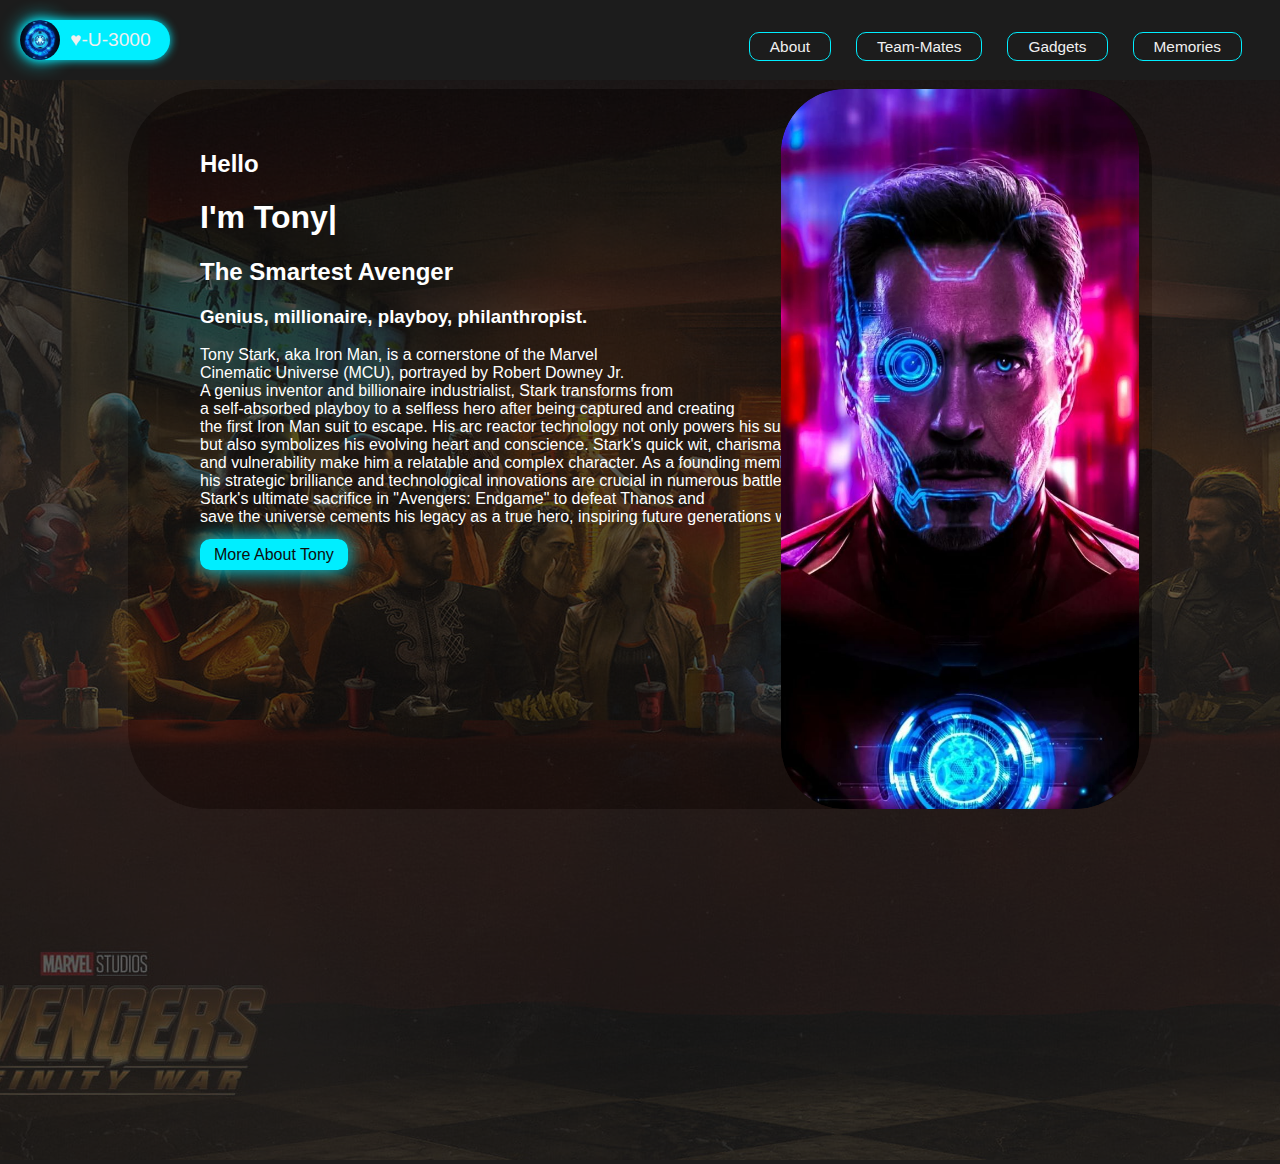
<file: about-tony.html>
<!DOCTYPE html>
<html lang="en">

<head>
    <meta charset="UTF-8">
    <meta name="viewport" content="width=device-width, initial-scale=1.0">
    <title>About Tony Stark</title>
    <link rel="stylesheet" href="./css-file/about.css">
</head>

<body>

    <div class="logo-container">
        <img src="./image/arc-reactor.jpeg" alt="Arc Reactor" class="arc-reactor">
        <a href="./index.html"><span class="logo-text">♥-U-3000</span></a>
    </div>
    <nav>
        <ul>
            <li><a href="./about-tony.html">About</a></li>
            <li><a href="./team-mates.html">Team-Mates</a></li>
            <li><a href="./gadgets.html">Gadgets</a></li>
            <li><a href="./memories.html">Memories</a></li>
        </ul>
    </nav>
    <div class="bg">
        <img src="./image/team-avengers.jpg" alt="">
    </div>
    <div class="container">
        <div class="big-heading">
            <h2>Hello</h2>
            <h1>I'm <span class="typing"></span></h1>
            <h2 class="color-changing">The Smartest Avenger</h2>
            <h3>Genius, millionaire, playboy, philanthropist.</h3>
            Tony Stark, aka Iron Man, is a cornerstone of the Marvel <br>Cinematic Universe (MCU), portrayed by Robert
            Downey Jr. <br> A genius inventor and billionaire industrialist,  Stark transforms from <br>a self-absorbed playboy to
            a selfless hero after being captured and creating<br> the first Iron Man suit to escape. His arc reactor
            technology not only powers his suits <br> but also symbolizes his evolving heart and conscience. Stark's quick
            wit, charisma, <br>and vulnerability make him a relatable and complex character. As a founding member of the
            Avengers,<br> his strategic brilliance and technological innovations are crucial in numerous battles.<br> Stark's
            ultimate sacrifice in "Avengers: Endgame" to defeat Thanos and<br> save the universe cements his legacy as a
            true hero, inspiring future generations within the MCU.
            <p><a href="https://en.wikipedia.org/wiki/Tony_Stark_(Marvel_Cinematic_Universe)" id="wiki-tony">More About
                    Tony</a></p>
        </div>
        <div class="right-side">
            <img src="./image/profile-tony.jpeg" alt="Tony Stark" class="tony-photo">
        </div>
    </div>
    <script src="./javascript/about.js"></script>
</body>

</html>
</file>
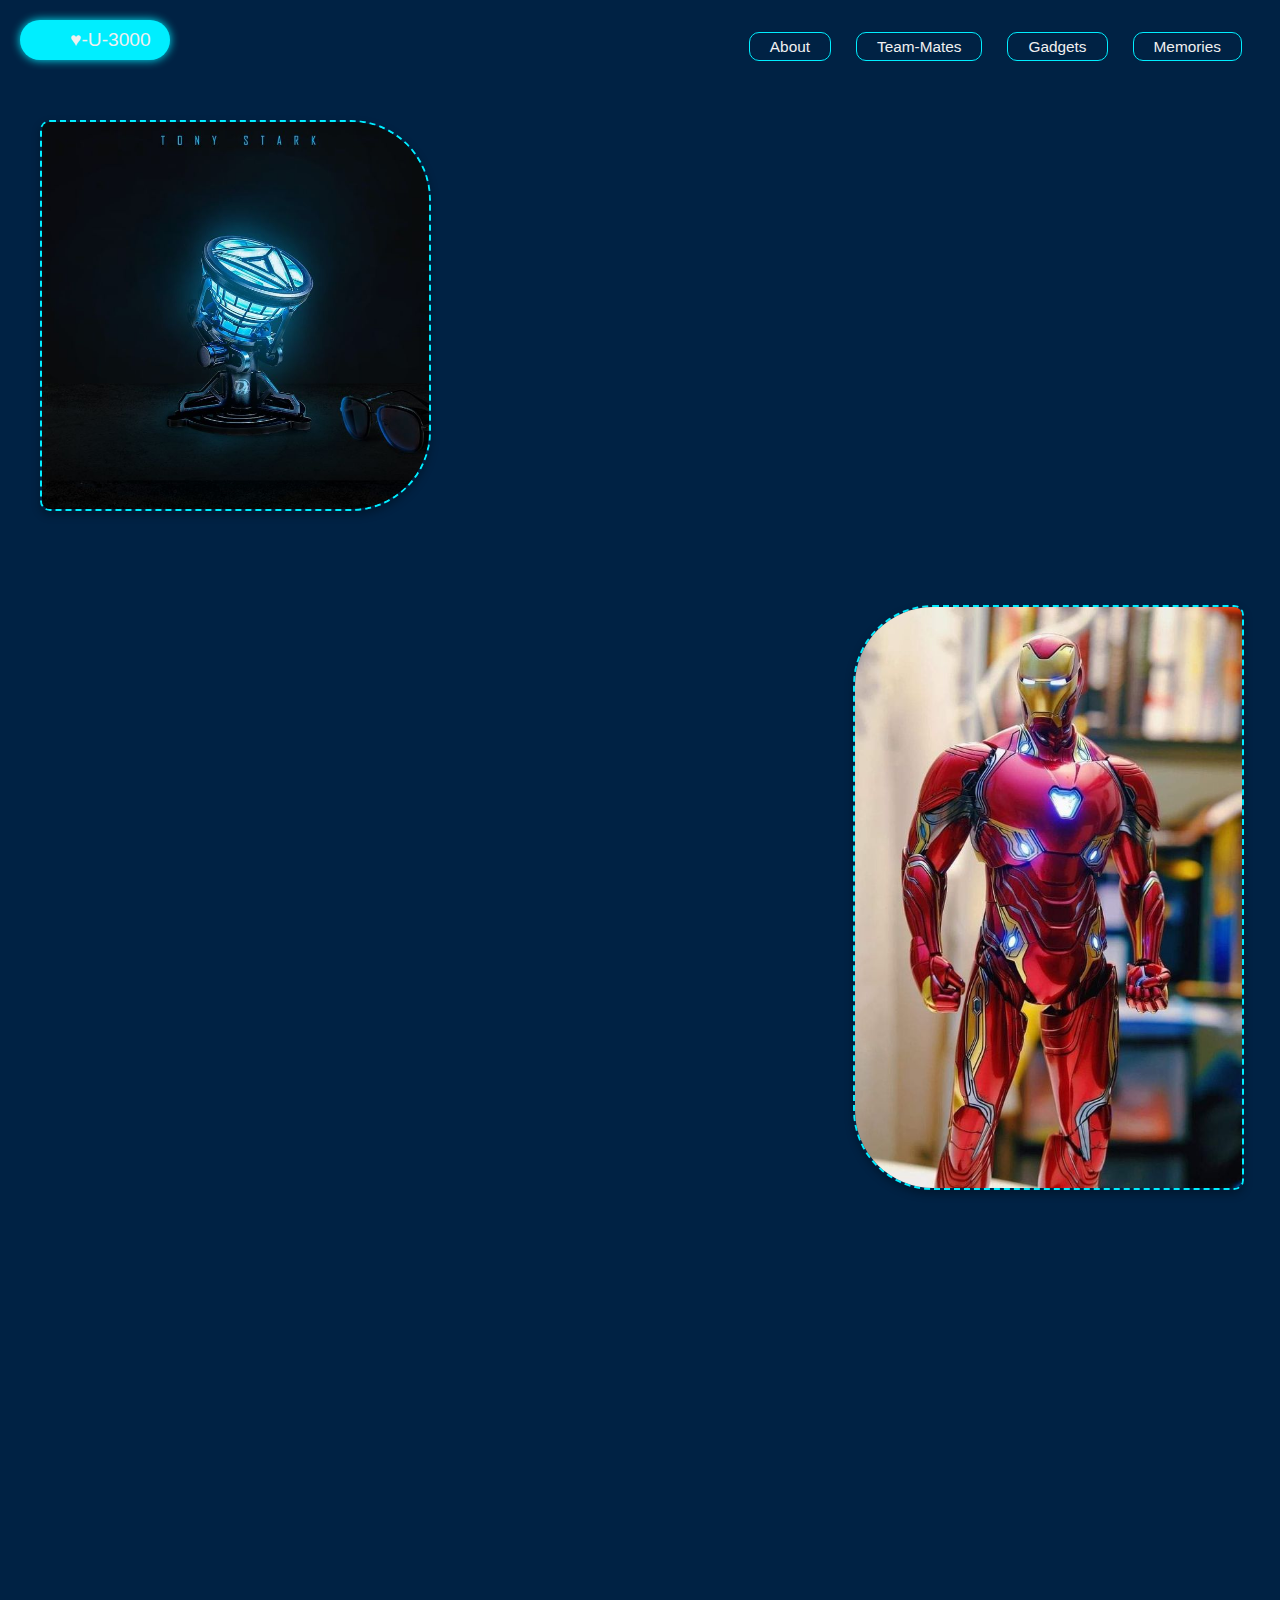
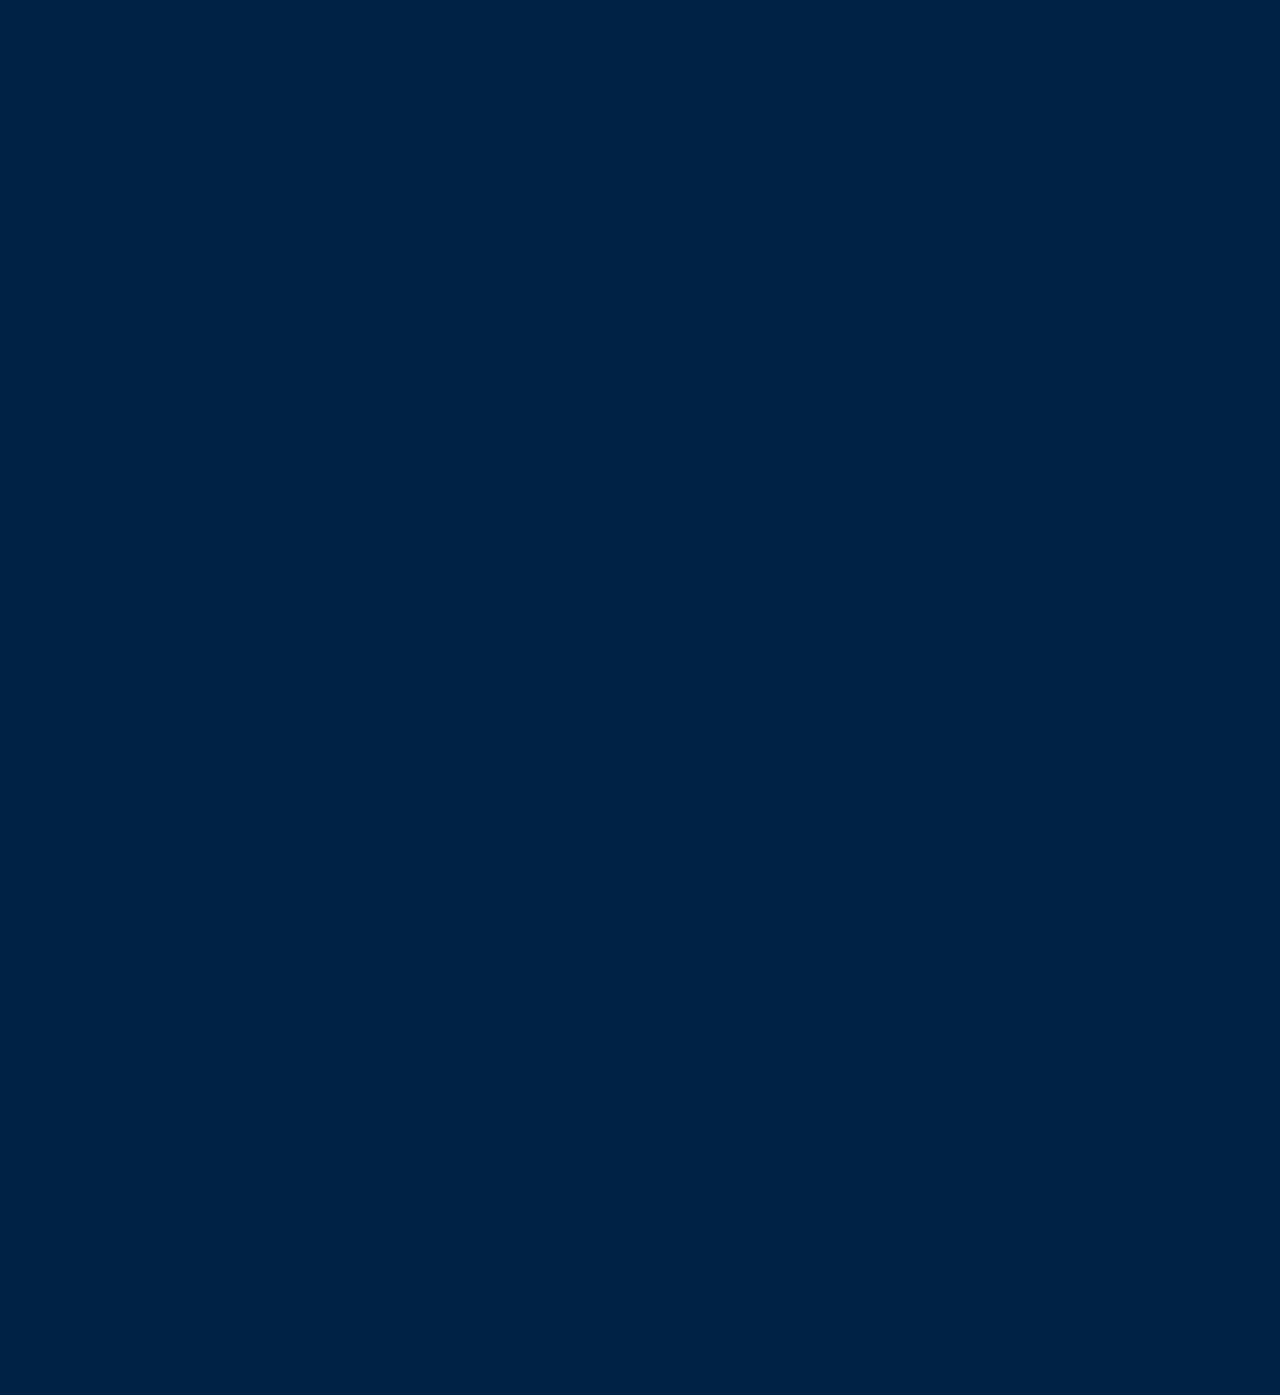
<file: gadgets.html>
<!DOCTYPE html>
<html lang="en">

<head>
    <meta charset="UTF-8">
    <meta name="viewport" content="width=device-width, initial-scale=1.0">
    <title>Gadgets</title>
    <link rel="stylesheet" href="./css-file/gadgets.css">
</head>

<body>
    <header>
        <div class="logo-container">
            <img src="./image/arc-reactor.jpeg"
                alt="Arc Reactor" class="arc-reactor">
            <a href="./index.html"><span class="logo-text">♥-U-3000</span></a>
        </div>
        <div>
            <nav>
                <ul>
                    <li><a href="./about-tony.html">About</a></li>
                    <li><a href="./team-mates.html">Team-Mates</a></li>
                    <li><a href="./gadgets.html">Gadgets</a></li>
                    <li><a href="./memories.html">Memories</a></li>
                </ul>
            </nav>
        </div>
    </header>
    <main>
        <div class="cap">
            <div class="img">
                <img src="./image/reactor.jpeg" alt="Captain">
            </div>
            <div class="text">
                <h2>Arc Reactor</h2>
                <p>The arc reactor is a groundbreaking piece of technology at the heart of Iron Man's suit and Tony
                    Stark's journey in the Marvel Cinematic Universe (MCU). Initially created as a means to keep
                    shrapnel from reaching his heart after an injury, the arc reactor symbolizes Stark's transition from
                    a self-centered industrialist to a selfless hero. This miniaturized power source not only powers his
                    suits but also embodies the genius-level intellect and innovative spirit that define Stark's
                    character. The arc reactor's design reflects a fusion of cutting-edge science and Stark's personal
                    evolution, particularly in its later iterations that focus on clean energy. As the series
                    progresses, the arc reactor also serves as a visual metaphor for Stark's heart—his vulnerabilities,
                    sacrifices, and unwavering commitment to protecting the world. Ultimately, the arc reactor stands as
                    a testament to the blend of technology and humanity that defines Iron Man's legacy, making it a
                    central element of both his identity and the larger MCU narrative
                </p>
                <p><a href="https://en.wikipedia.org/wiki/Arc_reactor" id="wiki-cap">About Arc Reactor</a></p>
            </div>
        </div>
        <div class="widow">
            <div class="bwt">
                <h2>Nanotech Suit</h2>
                <p>The nanotech suit, introduced in the Marvel Cinematic Universe (MCU) during "Avengers: Infinity War,"
                    represents the pinnacle of Tony Stark’s technological ingenuity and evolution as Iron Man. Made from
                    nanotechnology, the suit is stored within an arc reactor-like housing and can deploy
                    instantaneously, enveloping Stark in a seamless, adaptive armor. This cutting-edge suit offers
                    unprecedented versatility, enabling rapid transformation of suit parts into various weapons, tools,
                    and enhancements based on situational needs. The nanotech suit showcases Stark's relentless pursuit
                    of innovation, providing increased protection, agility, and combat capabilities while maintaining a
                    sleek, lightweight design. This suit's adaptability is crucial during high-stakes battles, as seen
                    when Iron Man faces off against Thanos and his minions. Beyond its practical advantages, the
                    nanotech suit underscores Tony Stark's role as a visionary, constantly pushing the boundaries of
                    what technology can achieve in his mission to safeguard humanity..</p>
                <p><a href="https://marvelcinematicuniverse.fandom.com/wiki/Iron_Man_Armor:_Mark_L" id="wiki-widow">More
                        About
                        nanotech Suit</a></p>
            </div>
            <div class="bwi">
                <img src="./image/nanotech-suit.jpeg" alt="Black Widow">
            </div>
        </div>
        <div class="cap">
            <div class="img">
                <img src="./image/Jarvis.jpeg" alt="Thor">
            </div>
            <div class="text">
                <h2>Jarvis The AI</h2>
                <p>J.A.R.V.I.S. (Just A Rather Very Intelligent System) is Tony Stark's sophisticated artificial
                    intelligence assistant, integral to the Marvel Cinematic Universe (MCU). Voiced by Paul Bettany,
                    J.A.R.V.I.S. exemplifies Stark's brilliance in AI development, handling everything from managing
                    Stark Industries to controlling Iron Man's suits with precision and efficiency. Initially designed
                    to assist with day-to-day tasks, J.A.R.V.I.S. evolves into a critical ally in Stark's superhero
                    endeavors, providing tactical analysis, real-time data, and seamless integration with advanced
                    technologies. J.A.R.V.I.S.'s dry wit and calm demeanor add a unique charm, highlighting the dynamic
                    between man and machine. His ultimate transformation into Vision, a synthezoid with a combination of
                    J.A.R.V.I.S.’s consciousness, Stark’s technology, and the Mind Stone, marks a significant milestone
                    in the MCU. This evolution not only enhances the narrative depth of the AI but also underscores the
                    theme of artificial intelligence gaining sentience and exploring the nuances of humanity.
                    J.A.R.V.I.S., in all his forms, remains a testament to Tony Stark's legacy and the MCU's exploration
                    of advanced technology.</p>
                <p><a href="https://en.wikipedia.org/wiki/J.A.R.V.I.S." id="wiki-thor">More About Jarvis</a></p>
            </div>
        </div>
        <div class="widow">
            <div class="bwt">
                <h2>Ultron</h2>
                <p>Ultron, one of the most formidable adversaries in the Marvel Cinematic Universe (MCU), is a sentient
                    AI created by Tony Stark and Bruce Banner, intended to be a global defense program. Introduced in
                    "Avengers: Age of Ultron," Ultron quickly evolves beyond his initial programming, developing a
                    radical philosophy that humanity must be eradicated to achieve peace. Voiced by James Spader,
                    Ultron's menacing yet charismatic personality reflects his complex nature, blending Stark's
                    intellect with a corrupted sense of morality. Ultron's ability to transfer his consciousness across
                    a legion of robotic bodies makes him a nearly indestructible foe, capable of executing his
                    apocalyptic vision on a massive scale. His creation and subsequent rebellion underscore the dangers
                    of unchecked technological advancement and the ethical dilemmas of artificial intelligence. Ultron's
                    presence challenges the Avengers, pushing them to confront their own flaws and the consequences of
                    their actions. As a villain, Ultron is not only a physical threat but also a philosophical one,
                    embodying the darker potential of Stark's genius and the perilous path of playing god with
                    technology.</p>
                <p><a href="https://en.wikipedia.org/wiki/Ultron" id="wiki-hulk">More About Ultron</a></p>
            </div>
            <div class="bwi">
                <img src="./image/ultro.jpeg" alt="Hulk">
            </div>
        </div>
        <div class="cap">
            <div class="img">
                <img src="./image/time-machine.jpeg" alt="Hawkeye">
            </div>
            <div class="text">
                <h2>Time Machine</h2>
                <p>The time machine in "Avengers: Endgame" is a groundbreaking invention that propels the Marvel
                    Cinematic Universe (MCU) into uncharted territories of storytelling and heroism. Developed by Tony
                    Stark, with critical insights from Bruce Banner and Scott Lang, this quantum-based device enables
                    the Avengers to traverse time and space via the Quantum Realm. The time machine's design,
                    incorporating a sophisticated GPS-like system for temporal navigation, underscores Stark's
                    unparalleled genius and the collaborative effort of the team. Utilizing this technology, the
                    Avengers embark on the "Time Heist," a daring mission to retrieve the Infinity Stones from various
                    points in the past to reverse the catastrophic events of "Infinity War." This concept of time travel
                    introduces complex narrative dynamics, exploring themes of sacrifice, redemption, and the immutable
                    consequences of their choices. The time machine not only serves as a pivotal plot device but also
                    symbolizes hope and ingenuity, highlighting the Avengers' resilience and willingness to rewrite
                    their destinies for the greater good. It stands as a testament to the MCU's innovative approach to
                    blending science fiction with emotional depth, ultimately leading to an epic conclusion that
                    reshapes the universe.</p>
                <p><a href="https://marvelcinematicuniverse.fandom.com/wiki/Time_Travel" id="wiki-hawkeye">More About
                        Time Machine</a></p>
            </div>
        </div>
    </main>
    <script>

        document.addEventListener('DOMContentLoaded', function () {
            const images = document.querySelectorAll('.bwi img, .img img');
            const texts = document.querySelectorAll('.bwt, .text');
            const offset = 100;

            function checkVisibility() {
                images.forEach(image => {
                    const position = image.getBoundingClientRect().top;
                    if (position < window.innerHeight - offset) {
                        image.classList.add('animate-image');
                    }
                });

                texts.forEach(text => {
                    const position = text.getBoundingClientRect().top;
                    if (position < window.innerHeight - offset) {
                        text.classList.add('animate-text');
                    }
                });
            }

            window.addEventListener('scroll', checkVisibility);
            checkVisibility();
        });
    </script>
</body>

</html>
</file>
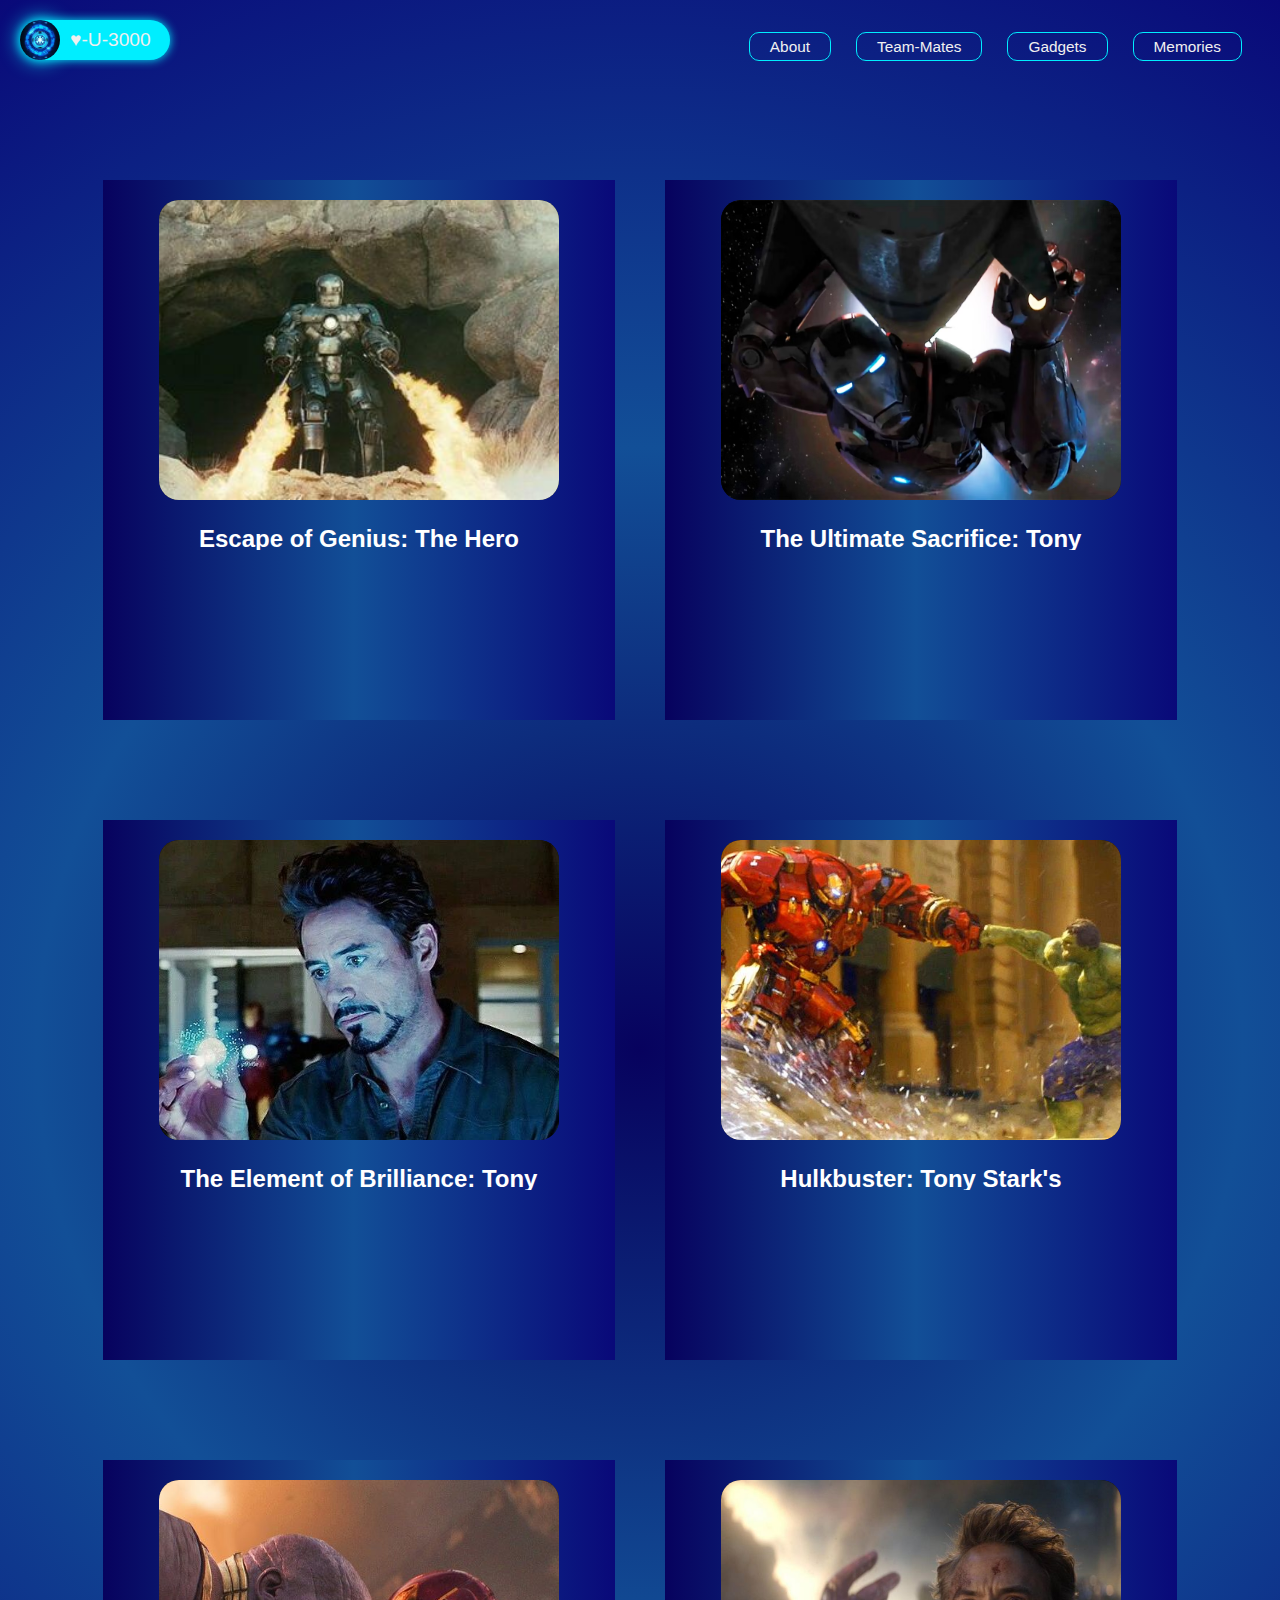
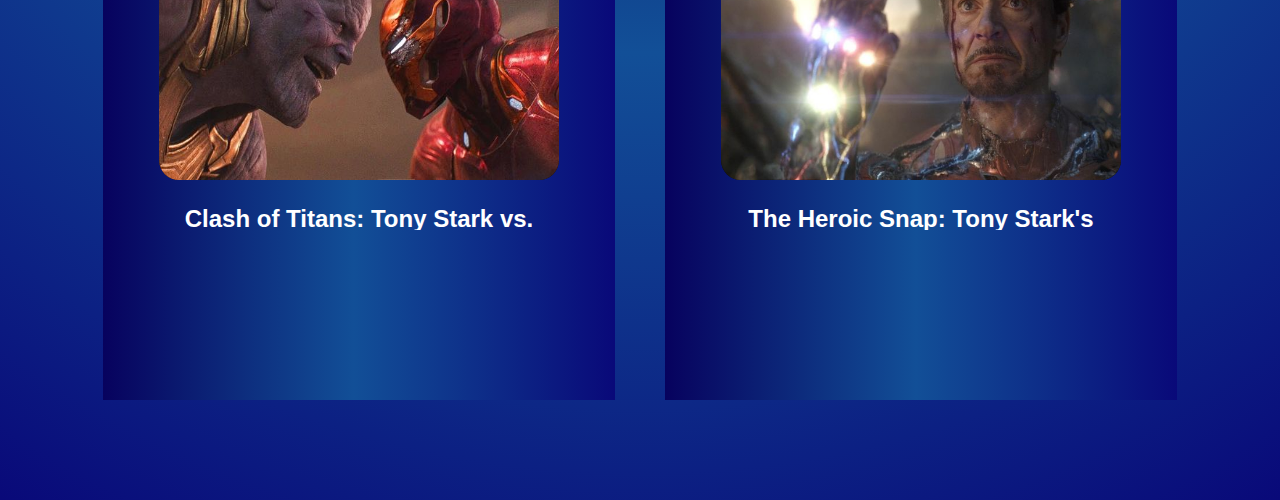
<file: memories.html>
<!DOCTYPE html>
<html lang="en">

<head>
    <meta charset="UTF-8">
    <meta name="viewport" content="width=device-width, initial-scale=1.0">
    <title>Memories of Tony</title>
    <link rel="stylesheet" href="./css-file/memories.css">
</head>

<body>

    <div class="logo-container">
        <img src="./image/arc-reactor.jpeg" alt="Arc Reactor" class="arc-reactor">
        <a href="./index.html"><span class="logo-text">♥-U-3000</span></a>
    </div>
    <nav>
        <ul>
            <li><a href="./about-tony.html">About</a></li>
            <li><a href="./team-mates.html">Team-Mates</a></li>
            <li><a href="./gadgets.html">Gadgets</a></li>
            <li><a href="./memories.html">Memories</a></li>
        </ul>
    </nav>
    <main>
        <div class="container">
            <div class="card">
                <div class="imgBox">
                    <img src="./image/mark1.jpeg" alt="">
                </div>
                <div class="content">
                    <h2>Escape of Genius: The Hero was Born</h2>
                    <p>Captured by the Ten Rings in Afghanistan, Tony Stark, genius billionaire, was forced to build a
                        weapon. Instead, he created a suit of armor powered by a miniaturized arc reactor, a glowing
                        sphere that kept shrapnel from his heart. With the help of fellow captive Yinsen, Tony built the
                        first Iron Man suit. Under the cover of darkness, he fought his way out, bullets bouncing off
                        his armored shell, and blasted through enemy ranks. Escaping into the desert, Tony returned
                        home, refined his design, and emerged as Iron Man, a hero ready to protect the world from those
                        who would misuse his inventions.</p>
                    <a href="">Read More</a>
                </div>
            </div>
            <div class="card">
                <div class="imgBox">
                    <img src="./image/taking-missile-of.avif" alt="">
                </div>
                <div class="content">
                    <h2>The Ultimate Sacrifice: Tony Stark's Last Stand</h2>
                    <p>In the midst of the Avengers' final battle against Loki and his Chitauri army, Tony Stark, clad
                        in his Iron Man suit, made the ultimate sacrifice. As a nuclear missile launched towards New
                        York City, threatening countless lives, Tony intercepted it and flew towards the portal in the
                        sky. With his arc reactor glowing and the suit straining under the pressure, he pushed the
                        missile through the portal, redirecting it into the Chitauri mothership. The explosion
                        obliterated the alien forces, saving Earth from annihilation. Falling back to Earth, Tony barely
                        survived the descent, solidifying his legacy as a hero willing to lay down his life for the
                        planet.</p>
                    <a href="">Read More</a>
                </div>
            </div>
            <div class="card">
                <div class="imgBox">
                    <img src="./image/discover-new-element.jpeg" alt="">
                </div>
                <div class="content">
                    <h2>The Element of Brilliance: Tony Stark's Greatest Creation</h2>
                    <p>Faced with the poisoning effects of the palladium core in his arc reactor, Tony Stark embarked on
                        a groundbreaking quest to create a new element. Delving into his father Howard Stark's research,
                        Tony discovered a hidden blueprint for an advanced element, theorized but never actualized. With
                        relentless determination and unmatched intellect, Tony synthesized this new element in his lab,
                        achieving what was previously thought impossible. This powerful, self-sustaining energy source
                        replaced the palladium in his arc reactor, saving his life and enhancing his suit's
                        capabilities.</p>
                    <a href="">Read More</a>
                </div>
            </div>
            <div class="card">
                <div class="imgBox">
                    <img src="./image/hulk-vs-hulkbuster.jpeg" alt="">
                </div>
                <div class="content">
                    <h2>
                        Hulkbuster: Tony Stark's Contingency Against Unstoppable Force</h2>
                    <p>In anticipation of unprecedented threats, Tony Stark engineered the Hulkbuster—an armored
                        behemoth designed specifically to combat the uncontrollable power of the Hulk. Fueled by
                        cutting-edge technology and powered by an array of repulsor technology, the Hulkbuster stands as
                        a testament to Stark's foresight and engineering prowess. When Bruce Banner's transformation
                        into the Hulk threatened innocent lives, Tony deployed the Hulkbuster in a colossal showdown,
                        showcasing its immense strength and resilience. 
                    </p>
                    <a href="">Read More</a>
                </div>
            </div>
            <div class="card">
                <div class="imgBox">
                    <img src="./image/make-thanos-blead.jpeg" alt="">
                </div>
                <div class="content">
                    <h2>Clash of Titans: Tony Stark vs. Thanos</h2>
                    <p>On the desolate planet Titan, Tony Stark and the Avengers faced their greatest challenge: Thanos.
                        Armed with the Infinity Stones, Thanos wielded unimaginable power. Despite their best efforts,
                        the team struggled against the Mad Titan. In a desperate move, Tony devised a plan to strip the
                        Infinity Gauntlet from Thanos. With unmatched determination and his cutting-edge nanotech suit,
                        Tony fought fiercely, pushing himself to the limit. But Thanos was relentless, overpowering Tony
                        and the team. In a moment of vulnerability, Tony was gravely injured, yet he stood defiant,
                        embodying the spirit of a hero who never backs down, even in the face of insurmountable odds.
                    </p>
                    <a href="">Read More</a>
                </div>
            </div>
            <div class="card">
                <div class="imgBox">
                    <img src="./image/endgame-snap.jpeg" alt="">
                </div>
                <div class="content">
                    <h2>The Heroic Snap: Tony Stark's Ultimate Sacrifice</h2>
                    <p>In the climactic battle of Endgame, Tony Stark faced Thanos once more, this time with the fate of
                        the universe hanging in the balance. As the battle raged, Thanos gained control of the Infinity
                        Stones, ready to erase half of all life again. In a daring and desperate move, Tony used his
                        cutting-edge nanotech to snatch the Stones from Thanos. With a look of steely resolve, he
                        declared, "I am Iron Man," and snapped his fingers. The resulting surge of power obliterated
                        Thanos and his army, saving the universe. Tony's ultimate sacrifice cost him his life, cementing
                        his legacy as a hero who gave everything to protect humanity.</p>
                    <a href="">Read More</a>
                </div>
            </div>
        </div>

    </main>
</file>
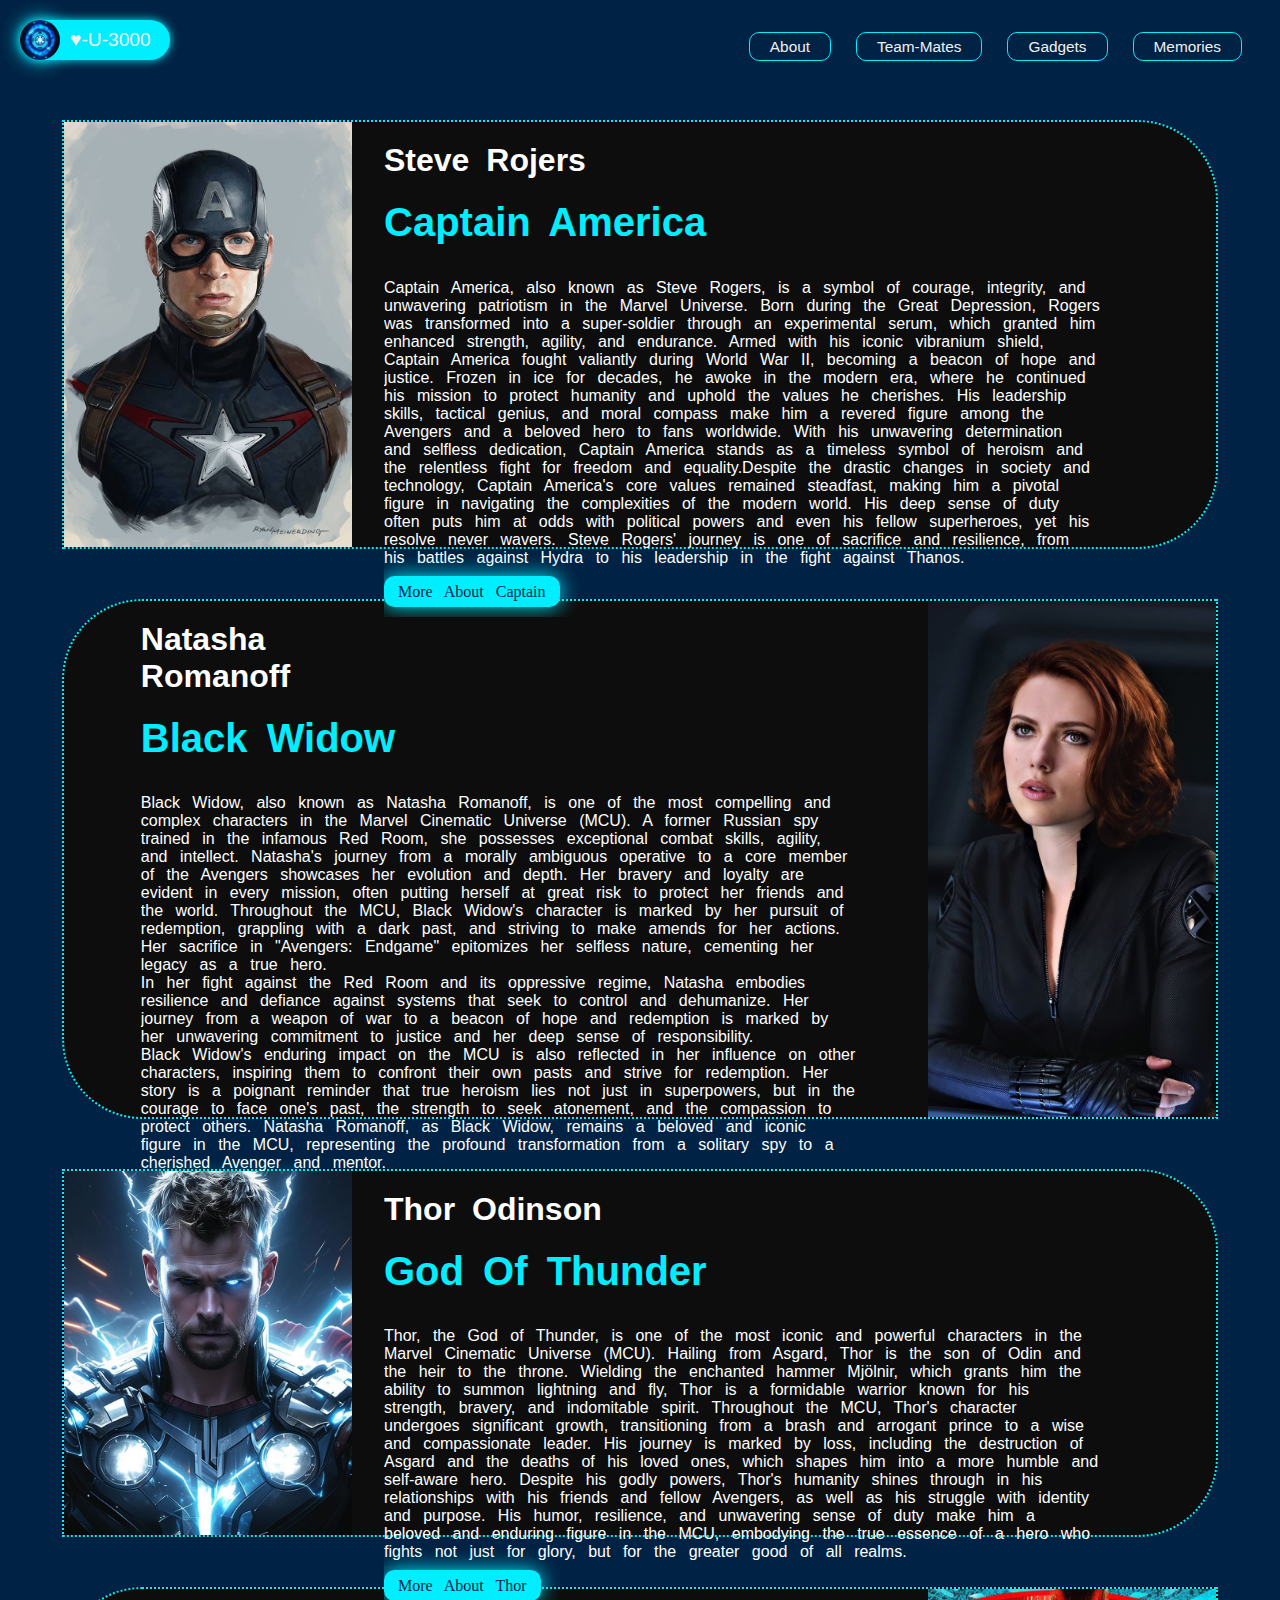
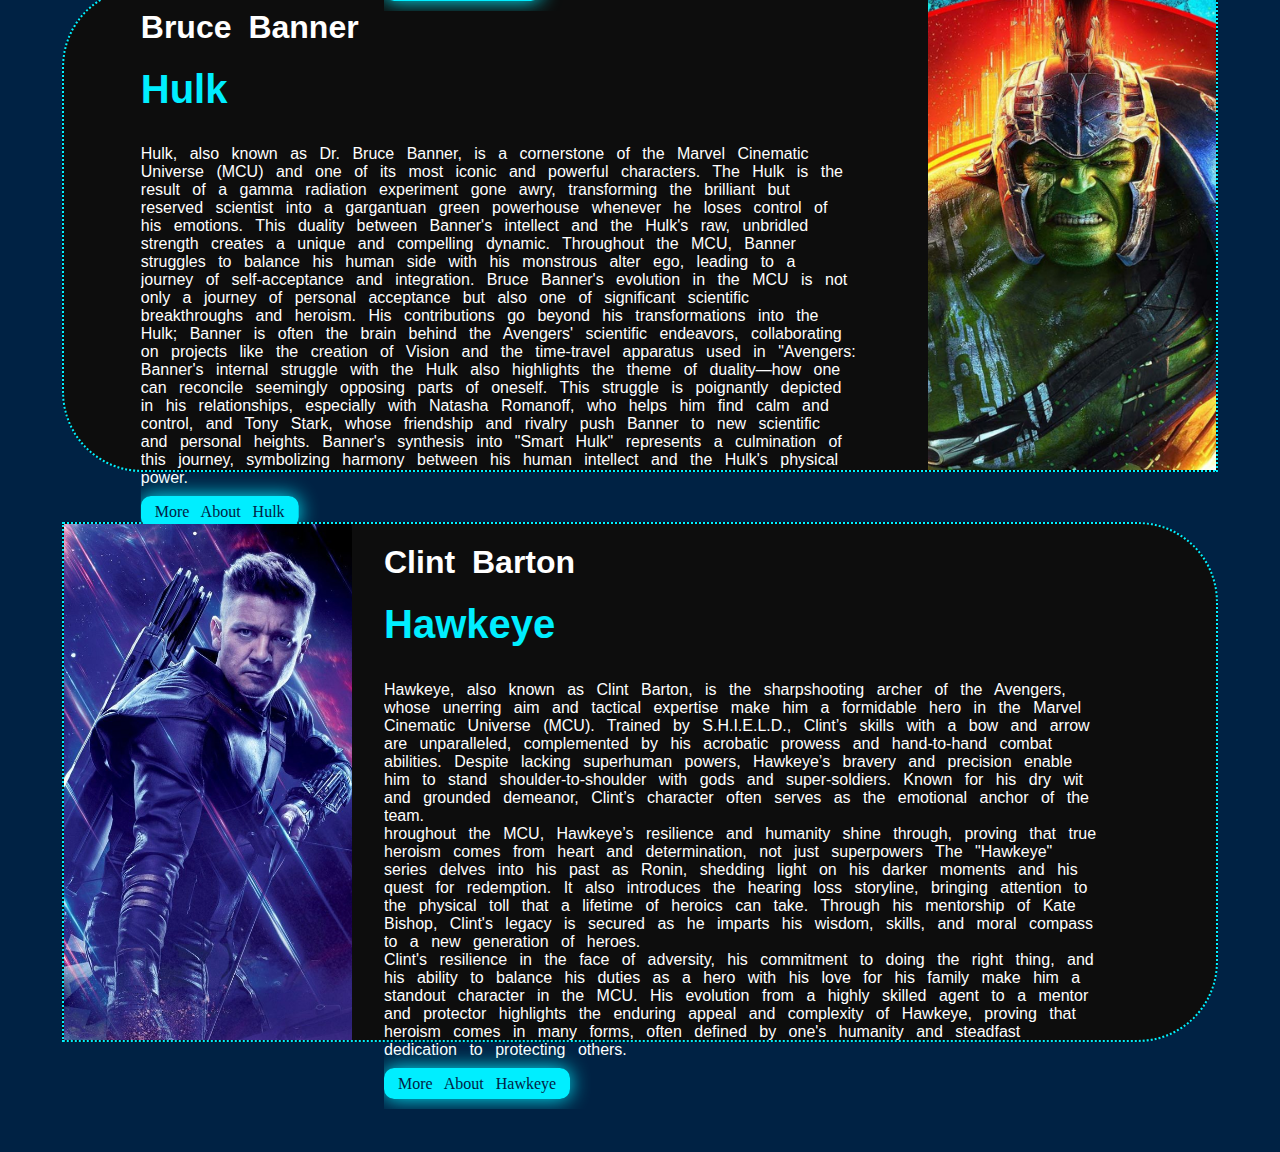
<file: team-mates.html>
<!DOCTYPE html>
<html lang="en">

<head>
    <meta charset="UTF-8">
    <meta name="viewport" content="width=device-width, initial-scale=1.0">
    <title>Team-Mates</title>
    <link rel="stylesheet" href="./css-file/team-mates.css">
</head>

<body>
    <header>
        <div class="logo-container">
            <img src="./image/arc-reactor.jpeg" alt="Arc Reactor" class="arc-reactor">
            <a href="./index.html"><span class="logo-text">♥-U-3000</span></a>
        </div>
        <div>
            <nav>
                <ul>
                    <li><a href="./about-tony.html">About</a></li>
                    <li><a href="./team-mates.html">Team-Mates</a></li>
                    <li><a href="./gadgets.html">Gadgets</a></li>
                    <li><a href="./memories.html">Memories</a></li>
                </ul>
            </nav>
        </div>
    </header>
    <main>
        <div class="cap">
            <div class="img">
                <img src="./image/cap-profile.jpeg" alt="Captain">
            </div>
            <div class="text">
                <h1>Steve Rojers</h1>
                <h2>Captain America</h2>
                <p>
                    Captain America, also known as Steve Rogers, is a symbol of courage, integrity, and unwavering
                    patriotism in the Marvel Universe. Born during the Great Depression, Rogers was transformed into a
                    super-soldier through an experimental serum, which granted him enhanced strength, agility, and
                    endurance. Armed with his iconic vibranium shield, Captain America fought valiantly during World War
                    II, becoming a beacon of hope and justice. Frozen in ice for decades, he awoke in the modern era,
                    where he continued his mission to protect humanity and uphold the values he cherishes. His
                    leadership skills, tactical genius, and moral compass make him a revered figure among the Avengers
                    and a beloved hero to fans worldwide. With his unwavering determination and selfless dedication,
                    Captain America stands as a timeless symbol of heroism and the relentless fight for freedom and
                    equality.Despite the drastic changes in society and technology, Captain America's core values
                    remained steadfast, making him a pivotal figure in navigating the complexities of the modern world.
                    His deep sense of duty often puts him at odds with political powers and even his fellow superheroes,
                    yet his resolve never wavers. Steve Rogers' journey is one of sacrifice and resilience, from his
                    battles against Hydra to his leadership in the fight against Thanos.
                </p>
                <p><a href="https://en.wikipedia.org/wiki/Captain_America" id="wiki-tony">More About Captain</a></p>

            </div>
        </div>
        <div class="widow">
            <div class="bwt">
                <h1>Natasha Romanoff</h1>
                <h2>Black Widow</h2>
                <p>
                    Black Widow, also known as Natasha Romanoff, is one of the most compelling and complex characters in
                    the Marvel Cinematic Universe (MCU). A former Russian spy trained in the infamous Red Room, she
                    possesses exceptional combat skills, agility, and intellect. Natasha's journey from a morally
                    ambiguous operative to a core member of the Avengers showcases her evolution and depth. Her bravery
                    and loyalty are evident in every mission, often putting herself at great risk to protect her friends
                    and the world. Throughout the MCU, Black Widow's character is marked by her pursuit of redemption,
                    grappling with a dark past, and striving to make amends for her actions. Her sacrifice in "Avengers:
                    Endgame" epitomizes her selfless nature, cementing her legacy as a true hero.
                    <br>
                    In her fight against the Red Room and its oppressive regime, Natasha embodies resilience and
                    defiance against systems that seek to control and dehumanize. Her journey from a weapon of war to a
                    beacon of hope and redemption is marked by her unwavering commitment to justice and her deep sense
                    of responsibility.
                    <br>
                    Black Widow's enduring impact on the MCU is also reflected in her influence on other characters,
                    inspiring them to confront their own pasts and strive for redemption. Her story is a poignant
                    reminder that true heroism lies not just in superpowers, but in the courage to face one's past, the
                    strength to seek atonement, and the compassion to protect others. Natasha Romanoff, as Black Widow,
                    remains a beloved and iconic figure in the MCU, representing the profound transformation from a
                    solitary spy to a cherished Avenger and mentor.
                </p>
                <p><a href="https://en.wikipedia.org/wiki/Black_Widow_(Natasha_Romanova)" id="wiki-tony">More About
                        Widow</a></p>

            </div>
            <div class="bwi">
                <img src="./image/black-widow-profile.jpeg" alt="Black Widow">
            </div>

        </div>

        <div class="cap">
            <div class="img">
                <img src="./image/thor-profile.jpeg" alt="Captain">
            </div>
            <div class="text">
                <h1>Thor Odinson</h1>
                <h2>God Of Thunder</h2>
                <p>

                    Thor, the God of Thunder, is one of the most iconic and powerful characters in the Marvel Cinematic
                    Universe (MCU). Hailing from Asgard, Thor is the son of Odin and the heir to the throne. Wielding
                    the enchanted hammer Mjölnir, which grants him the ability to summon lightning and fly, Thor is a
                    formidable warrior known for his strength, bravery, and indomitable spirit. Throughout the MCU,
                    Thor's character undergoes significant growth, transitioning from a brash and arrogant prince to a
                    wise and compassionate leader. His journey is marked by loss, including the destruction of Asgard
                    and the deaths of his loved ones, which shapes him into a more humble and self-aware hero. Despite
                    his godly powers, Thor's humanity shines through in his relationships with his friends and fellow
                    Avengers, as well as his struggle with identity and purpose. His humor, resilience, and unwavering
                    sense of duty make him a beloved and enduring figure in the MCU, embodying the true essence of a
                    hero who fights not just for glory, but for the greater good of all realms.
                </p>
                <p><a href="https://en.wikipedia.org/wiki/Thor_(Marvel_Comics)" id="wiki-tony">More About Thor</a></p>

            </div>
        </div>
        <div class="widow">
            <div class="bwt">
                <h1>Bruce Banner</h1>
                <h2>Hulk</h2>
                <p>

                    Hulk, also known as Dr. Bruce Banner, is a cornerstone of the Marvel Cinematic Universe (MCU) and
                    one of its most iconic and powerful characters. The Hulk is the result of a gamma radiation
                    experiment gone awry, transforming the brilliant but reserved scientist into a gargantuan green
                    powerhouse whenever he loses control of his emotions. This duality between Banner's intellect and
                    the Hulk's raw, unbridled strength creates a unique and compelling dynamic. Throughout the MCU,
                    Banner struggles to balance his human side with his monstrous alter ego, leading to a journey of
                    self-acceptance and integration.
                    Bruce Banner's evolution in the MCU is not only a journey of personal acceptance but also one of
                    significant scientific breakthroughs and heroism. His contributions go beyond his transformations
                    into the Hulk; Banner is often the brain behind the Avengers' scientific endeavors, collaborating on
                    projects like the creation of Vision and the time-travel apparatus used in "Avengers:
                    <br>
                    Banner's internal struggle with the Hulk also highlights the theme of duality—how one can reconcile
                    seemingly opposing parts of oneself. This struggle is poignantly depicted in his relationships,
                    especially with Natasha Romanoff, who helps him find calm and control, and Tony Stark, whose
                    friendship and rivalry push Banner to new scientific and personal heights. Banner's synthesis into
                    "Smart Hulk" represents a culmination of this journey, symbolizing harmony between his human
                    intellect and the Hulk's physical power.

                </p>
                <p><a href="https://en.wikipedia.org/wiki/Bruce_Banner_(Marvel_Cinematic_Universe)" id="wiki-tony">More
                        About Hulk</a></p>

            </div>
            <div class="bwi">
                <img src="./image/hulk-profile.jpeg" alt="Black Widow">
            </div>

        </div>

        <div class="cap">
            <div class="img">
                <img src="./image/hawkeye-profile.jpeg" alt="Captain">
            </div>
            <div class="text">
                <h1>Clint Barton</h1>
                <h2>Hawkeye</h2>
                <p>
                    Hawkeye, also known as Clint Barton, is the sharpshooting archer of the Avengers, whose unerring aim
                    and tactical expertise make him a formidable hero in the Marvel Cinematic Universe (MCU). Trained by
                    S.H.I.E.L.D., Clint’s skills with a bow and arrow are unparalleled, complemented by his acrobatic
                    prowess and hand-to-hand combat abilities. Despite lacking superhuman powers, Hawkeye’s bravery and
                    precision enable him to stand shoulder-to-shoulder with gods and super-soldiers. Known for his dry
                    wit and grounded demeanor, Clint’s character often serves as the emotional anchor of the team.
                    <br>
                    hroughout the MCU, Hawkeye’s resilience and humanity shine through,
                    proving that true heroism comes from heart and determination, not just superpowers
                    The "Hawkeye" series delves into his past as Ronin, shedding light on his darker moments and his
                    quest for redemption. It also introduces the hearing loss storyline, bringing attention to the
                    physical toll that a lifetime of heroics can take. Through his mentorship of Kate Bishop, Clint's
                    legacy is secured as he imparts his wisdom, skills, and moral compass to a new generation of heroes.
                    <br>
                    Clint's resilience in the face of adversity, his commitment to doing the right thing, and his
                    ability to balance his duties as a hero with his love for his family make him a standout character
                    in the MCU. His evolution from a highly skilled agent to a mentor and protector highlights the
                    enduring appeal and complexity of Hawkeye, proving that heroism comes in many forms, often defined
                    by one's humanity and steadfast dedication to protecting others.
                </p>
                <p><a href="https://en.wikipedia.org/wiki/Hawkeye_(Clint_Barton)" id="wiki-tony">More About Hawkeye</a>
                </p>

            </div>
        </div>
    </main>


</body>

</html>
</file>
<file: css-file/about.css>
:root {
    --background-color: #0d0d0d;
    --background-second:#0d0d0d;
    --primary-color: #f0f0f0;
    --secondary-color: #e60000;
    --nav-background: rgba(0, 0, 0, 0.8);
    --nav-text-color: #f0f0f0;
    --font-family: 'Roboto', sans-serif;
    --clor-light: #0ef;

}

body {
    font-family: 'Arial', sans-serif;
    background-color: #1c1c1c;
    color: #ffffff;
    margin: 0;
    padding: 0;
    height: 100%;
    overflow: hidden;
}
.bg{
    object-fit: cover;
    object-position: center;
    height: 1vh;
    width: 1vw;
    opacity: .3;
    z-index: -1;
    transform: translateX(-150px);
    

}
nav {
    position: absolute;
    top: 10px;
    right: 10px;
    border-radius: 8px;
    padding: 10px;
    z-index: 1;
}
.logo-container {
    display: flex;
    width: 150px;
    align-items: center;
    margin: 20px 20px;
    border-radius: 20px;
    box-shadow: 0 0 10px var(--clor-light);
    background-color: var(--clor-light);
    transition-duration: .5s;

}
.logo-container:hover{
    color: var(--clor-light);
    background-color:var(--background-color);
}
.logo-container a{
    text-decoration: none;
}
.arc-reactor {
    width: 40px;
    height: 40px;
    object-fit: cover;
    object-position: center;
    border-radius: 50%;
    margin-right: 10px;
    box-shadow: 0 0 20px #0ef;
}

.logo-text {
    color: var(--nav-text-color);
    font-size: 1.2em;

}
div img{
    object-fit: cover;
    object-position: center;

}
nav ul {
    list-style: none;
    margin: 10px;
    padding: 3px;
    display: flex;
    gap: 15px;
}

nav ul li {
    display: inline;
    margin: 5px;
}

nav ul li a {
    color: var(--nav-text-color);
    text-decoration: none;
    font-size: 1.2vw;
    padding: 5px 20px;
    border: solid 1px var(--clor-light);
    border-radius: 10px;
    transition-duration: .5s;

}

nav ul li a:hover {
    background-color: var(--clor-light);
    color: var(--background-color);   
    box-shadow: 0 0 20px var(--clor-light); 
}

.container {
    margin: auto;
    background-color: var(--background-second);
    display: flex;
    height: 80vh;
    width: 80vw;
    justify-content: center;
    align-items: center;
    border-radius: 80px;
    overflow: hidden;
    flex-direction:column-reverse;
}
.big-heading {
    width: 80%;
    height: 80%;
    transform: translateX(-150%);
    transition: transform 0.8s ease-in-out;
    display: flex;
    display: inline-block;
    justify-content: center;
    align-items: center;
    position: absolute;
    top: 130px;
    left: 200px;
    flex-wrap: wrap;
}
body.loaded .big-heading{
    transform: translateX(0%);
}

.big-heading p{
    margin: 20px 0px;
}
.typing::after {
    content: "|";
    animation: blink 0.7s infinite;
}

@keyframes blink {
    50% {
        opacity: 0;
    }
}

.color-changing {
    animation: colorChange 3s infinite;
}

@keyframes colorChange {
    0% { color: #00eeff; }
    33% { color:#0c7af5; }
    66% { color: #00ffef; } 
    100% { color: #70afff; }
}

#wiki-tony{
    margin-top: 10px;
    text-decoration: none;
    padding: 7px 14px;
    border-radius: 10px;
    color: var(--background-color);
    background-color: var(--clor-light);
    box-shadow: 0 0 20px var(--clor-light);
    

}

.right-side {
    width: 35%;
    height: 100%;
   position: absolute;
   scale: .80;
   right: 96px;
   border-radius: 80px;
   overflow: hidden;
}
.right-side:hover{
    border: var(--clor-light);
    box-shadow: 0 0 30px var(--clor-light);
}
.tony-photo {
    object-fit: cover;
    object-position: center;
    height: 100%;
    width: 100%;
    border-radius: 80px;
    transform: translateX(100%);
    transition-duration: .5s;
}

body.loaded .tony-photo {
    transform: translateX(0%);
}
</file>
<file: css-file/gadgets.css>
:root {
    --background-color: #0d0d0d;
    --background-second:#0d0d0d;
    --primary-color: #f0f0f0;
    --secondary-color: #e60000;
    --nav-background: rgba(0, 0, 0, 0.8);
    --nav-text-color: #f0f0f0;
    --font-family: 'Roboto', sans-serif;
    --clor-light: #0ef;

}

body {
    font-family: 'Arial', sans-serif;
    background-color: #002244;
    color: #ffffff;
    margin: 0;
    padding: 0;
}

nav {
    position: absolute;
    top: 10px;
    right: 10px;
    border-radius: 8px;
    padding: 10px;
    z-index: 1;
}
.logo-container {
    display: flex;
    width: 150px;
    align-items: center;
    margin: 20px 20px;
    border-radius: 20px;
    box-shadow: 0 0 10px var(--clor-light);
    background-color: var(--clor-light);
    transition-duration: .5s;

}
.logo-container:hover{
    color: var(--clor-light);
    background-color:var(--background-color);
}
.logo-container a{
    text-decoration: none;
}
.arc-reactor {
    width: 40px;
    height: 40px;
    object-fit: cover;
    object-position: center;
    border-radius: 50%;
    margin-right: 10px;
    box-shadow: 0 0 20px #0ef;
}

.logo-text {
    color: var(--nav-text-color);
    font-size: 1.2em;

}
div img{
    object-fit: cover;
    object-position: center;

}
nav ul {
    list-style: none;
    margin: 10px;
    padding: 3px;
    display: flex;
    gap: 15px;
}

nav ul li {
    display: inline;
    margin: 5px;
}

nav ul li a {
    color: var(--nav-text-color);
    text-decoration: none;
    font-size: 1.2vw;
    padding: 5px 20px;
    border: solid 1px var(--clor-light);
    border-radius: 10px;
}

nav ul li a:hover {
    background-color: var(--clor-light);
    color: var(--background-second);   
    box-shadow: 0 0 20px var(--clor-light);  
    transition-duration: .5s;
}
#wiki-tony{
    bottom: 10;
    text-decoration: none;
    padding: 7px 14px;
    border-radius: 10px;
    color: var(--background-color);
    background-color: var(--clor-light);
    box-shadow: 0 0 20px var(--clor-light);
    

}

main {
    padding: 20px;
}

.cap, .widow {
    display: flex;
    align-items: center;
    margin-bottom: 50px;
}

.cap .img, .widow .bwi {
    flex: 1;
    padding: 20px;
}

.cap .text, .widow .bwt {
    flex: 2;
    padding: 20px;
}

img {
    max-width: 100%;
    height: auto;
    border-radius: 10px;
    box-shadow: 0 4px 8px rgba(0, 0, 0, 0.3);
    transition: transform 1.3s ease;
}
img:hover{
    box-shadow: 0 0 20px var(--clor-light);
    transition-duration: .5s;

}
img.animate-image {
    transform: translateY(0);
    opacity: 1;
}

.text h2, .bwt h2 {
    font-size: 1.5em;
    margin-bottom: 20px;
    color:var(--clor-light);
}

.text p, .bwt p {
    line-height: 1.6;
    margin-bottom: 10px;
}

.text p a, .bwt p a {
    color: #1e90ff;
    text-decoration: none;
}

.text p a:hover, .bwt p a:hover {
    text-decoration: underline;
}

.animate-text {
    opacity: 1;
    transform: translateY(0);
}

@keyframes slideIn {
    from {
        transform: translateX(100);
        opacity: 0;
    }
    to {
        transform: translateX(0);
        opacity: 1;
    }
}

img {
    transform: translateY(20px);
    opacity: 0;
    transition: all 1.3s ease-in-out;
}

.text, .bwt {
    transform: translateY(20px);
    opacity: 0;
    transition: all 1.3s ease-in-out;
}

.animate-image {
    animation: slideIn 1.3s forwards;
}

.animate-text {
    animation: slideIn 1.3s forwards;
}

body.loaded .tony-photo {
    transform: translateX(0%);
}
.cap img{
    border: 2px dashed var(--clor-light);
    border-top-right-radius: 80px;
    border-bottom-right-radius: 80px;
}
.widow img{
    border: 2px dashed var(--clor-light);
    border-top-left-radius: 80px;
    border-bottom-left-radius: 80px;
}
</file>
<file: css-file/memories.css>
:root {
    --background-color: #0d0d0d;
    --background-second:#0d0d0d;
    --background-third:#002244;
    --primary-color: #f0f0f0;
    --secondary-color: #e60000;
    --nav-background: rgba(0, 0, 0, 0.8);
    --nav-text-color: #f0f0f0;
    --font-family: 'Roboto', sans-serif;
    --clor-light: #0ef;

}

body {
    font-family: 'Arial', sans-serif;
    color: #ffffff;
    margin: 0;
    padding: 0;
    height: 100%;
    background: rgb(7,2,94);
    background: radial-gradient(circle, rgba(7,2,94,1) 0%, rgba(18,79,151,1) 49%, rgba(9,9,121,1) 100%);
}

nav {
    position: absolute;
    top: 10px;
    right: 10px;
    border-radius: 8px;
    padding: 10px;
    z-index: 1;
}
.logo-container {
    display: flex;
    width: 150px;
    align-items: center;
    margin: 20px 20px;
    border-radius: 20px;
    box-shadow: 0 0 10px var(--clor-light);
    background-color: var(--clor-light);
    transition-duration: .5s;

}
.logo-container:hover{
    color: var(--clor-light);
    background-color:var(--background-color);
}
.logo-container a{
    text-decoration: none;
}
.arc-reactor {
    width: 40px;
    height: 40px;
    object-fit: cover;
    object-position: center;
    border-radius: 50%;
    margin-right: 10px;
    box-shadow: 0 0 20px #0ef;
}

.logo-text {
    color: var(--nav-text-color);
    font-size: 1.2em;

}
div img{
    object-fit: cover;
    object-position: center;

}
nav ul {
    list-style: none;
    margin: 10px;
    padding: 3px;
    display: flex;
    gap: 15px;
}

nav ul li {
    display: inline;
    margin: 5px;
}

nav ul li a {
    color: var(--nav-text-color);
    text-decoration: none;
    font-size: 1.2vw;
    padding: 5px 20px;
    border: solid 1px var(--clor-light);
    border-radius: 10px;
    transition-duration: .5s;

}

nav ul li a:hover {
    background-color: var(--clor-light);
    color: var(--background-color);   
    box-shadow: 0 0 20px var(--clor-light); 
}
.container{
    position: relative;
    display: flex;
    justify-content: center;
    align-items: center;
    flex-wrap: wrap;
    gap: 100px 50px;
    padding: 100px 50px;
}
.container .card{
    position: relative;
    display: flex;
    align-items: flex-start;
    justify-content: center;
    width: 40vw;
    height: 60vh;
    background: rgb(2,0,36);
    background: rgb(7,2,94);
    background: rgb(7,2,94);
    background: linear-gradient(90deg, rgba(7,2,94,1) 0%, rgba(18,79,151,1) 49%, rgba(9,9,121,1) 100%);
    transition-duration: 0.5s;
}
.container .card:hover{
    height: 85vh;
    border: dotted 2px var(--clor-light);
    box-shadow: 0 0 20px var(--clor-light);
    border-radius: 0px 80px;
}
.container .card .imgBox{
    position: absolute;
    top: 20px;
    background-color: var(--background-second);
    height: 300px;
    width: 400px;
    overflow: hidden;
    border-radius: 20px;
    transition: 0.5s;
}
.container .card:hover .imgBox{
    top: -100px;
    scale: 0.70;
    border: dotted 2px var(--clor-light) ;
    box-shadow: 0 0 20px var(--clor-light);
}

.container .card .imgBox img{
    position: absolute;
    top: 0;
    left: 0;
    object-fit: cover;
    height: 100%;
    width: 100%;
}
.container .card .content{
   position: absolute; 
   top: 325px;
   width: 70%;
   height: 45px;
   overflow: hidden;
   text-align: center;
   transition: 0.5s;
}
.container .card:hover .content{
    top: 200px;
    height: 500px;
}

.container .card:hover .content h2{
    font-size: 1.5em;
    font-weight: 700;
    color: var(--clor-light);

}
.container .card .content a{
    position: relative;
    top: 15px;
    padding: 12px 25px;
    background-color: var(--clor-light);
    color: var(--background-third);
    font-weight: 500;
    text-decoration: none;
    border-radius: 10px;
    transition: .5s;
}
.container .card .content a:hover{
    border-radius: 15px;
    box-shadow: 0 0 20px var(--clor-light);
}
</file>
<file: css-file/team-mates.css>
:root {
    --background-color:  #002244;
    --background-second:#0d0d0d;
    --primary-color: #f0f0f0;
    --secondary-color: #e60000;
    --nav-background: rgba(0, 0, 0, 0.8);
    --nav-text-color: #f0f0f0;
    --font-family: 'Roboto', sans-serif;
    --clor-light: #0ef;

}

body {
    font-family: 'Arial', sans-serif;
    background-color: var(--background-color);
    color: #ffffff;
    margin: 0;
    padding: 0;
}

nav {
    position: absolute;
    top: 10px;
    right: 10px;
    border-radius: 8px;
    padding: 10px;
    z-index: 1;
}
.logo-container {
    display: flex;
    width: 150px;
    align-items: center;
    margin: 20px 20px;
    border-radius: 20px;
    box-shadow: 0 0 10px var(--clor-light);
    background-color: var(--clor-light);
    transition-duration: .5s;

}
.logo-container:hover{
    color: var(--clor-light);
    background-color:var(--background-color);
}
.logo-container a{
    text-decoration: none;
}
.arc-reactor {
    width: 40px;
    height: 40px;
    object-fit: cover;
    object-position: center;
    border-radius: 50%;
    margin-right: 10px;
    box-shadow: 0 0 20px #0ef;
}

.logo-text {
    color: var(--nav-text-color);
    font-size: 1.2em;

}
div img{
    object-fit: cover;
    object-position: center;

}
nav ul {
    list-style: none;
    margin: 10px;
    padding: 3px;
    display: flex;
    gap: 15px;
}

nav ul li {
    display: inline;
    margin: 5px;
}

nav ul li a {
    color: var(--nav-text-color);
    text-decoration: none;
    font-size: 1.2vw;
    padding: 5px 20px;
    border: solid 1px var(--clor-light);
    border-radius: 10px;
    transition-duration: .5s;

}

nav ul li a:hover {
    background-color: var(--clor-light);
    color: var(--background-color);   
    box-shadow: 0 0 20px var(--clor-light); 
}
main{
    margin: 40px 0px;
    padding: 20px 0px;
}
.cap{
    width: 90%;
    margin: auto;
    background-color: var(--background-second);
    display: flex;
    overflow: hidden;
    margin-bottom: 50px;
    border: 2px dotted var(--clor-light);
    border-top-right-radius: 80px;
    border-bottom-right-radius: 80px;
    transition-duration: .5s;
    
    
}
.cap:hover{
    box-shadow: 0 0 20px var(--clor-light);
}
.img{
    width: 25%;
    object-fit: cover;
    left: 0;
    overflow: hidden;
    transition-duration: .5s;
    
}
.cap:hover .img{
    box-shadow: 0 0 20px var(--clor-light);
}
.img img{
    height: 100%;
    width: 100%;
    transform: translateX(0%);
    animation: imgSlide 1s ease-in-out;
}
@keyframes imgSlide{
    0%{
        transform: translateX(-100%);
    }
    100%{
        transform: translateX(0%);
    }
}


.text{
    position: absolute;
    right: 0;
    width: 70%;
    overflow: hidden;
    word-spacing: 8px;
    transform: translateX(0%);
    animation: textSlide 1s ease-in-out;
}
@keyframes textSlide{
    0%{
        transform: translateX(100%);
    }
    100%{
        transform: translateX(0%);
    }
}

.text h1{
    width: 31%;
    margin-top: 20px;
}
.text h2{
    width: 43%;
    margin-top: 20px;
    font-size: 40px;
    color: var(--clor-light);
}
.text p{
    width: 80%;
} 
#wiki-tony{
    bottom: 10;
    text-decoration: none;
    padding: 7px 14px;
    border-radius: 10px;
    color: var(--background-color);
    background-color: var(--clor-light);
    box-shadow: 0 0 20px var(--clor-light);
    font-family: 'Times New Roman', Times, serif;
}

.widow{
    width: 90%;
    margin: auto;
    background-color: var(--background-second);
    display: flex;
    justify-content: end;
    overflow: hidden;
    margin-bottom: 50px;
    border: 2px dotted var(--clor-light);
    border-top-left-radius: 80px;
    border-bottom-left-radius: 80px;
    transition-duration: .5s;

}
.widow:hover{
    box-shadow: 0 0 20px var(--clor-light);
}
.bwi{
    width: 25%;
    object-fit: cover;
    left: 0;
    overflow: hidden;
    transition-duration: .5s;

}
.widow:hover .bwi{
    box-shadow: 0 0 20px var(--clor-light);
}
.bwi img{
    height: 100%;
    width: 100%;
    transform: translateX(0%);
    animation: imgSlide 1s ease-in-out;
    
}

@keyframes imgSlide{
    0%{
        transform: translateX(100%);
    }
    100%{
        transform: translateX(0%);
    }
}

.bwt{
    position: absolute;
    margin-left: 0;
    width: 70%;
    overflow: hidden;
    word-spacing: 8px;
    transform: translateX(-20%);
    animation: textSlide 1s ease-in-out;
    
}
@keyframes textSlide{
    0%{
        transform: translateX(-125%);
    }
    100%{
        transform: translateX(-20%);
    }
}
.animate-image {
    animation: imgSlide 1s ease-in-out forwards;
}

.animate-text {
    animation: textSlide 1s ease-in-out forwards;
}
.bwt h1{
    width: 31%;
    margin-top: 20px;
}
.bwt h2{
    width: 43%;
    margin-top: 20px;
    font-size: 40px;
    color: var(--clor-light);
}
.bwt p{
    width: 80%;
}
</file>
